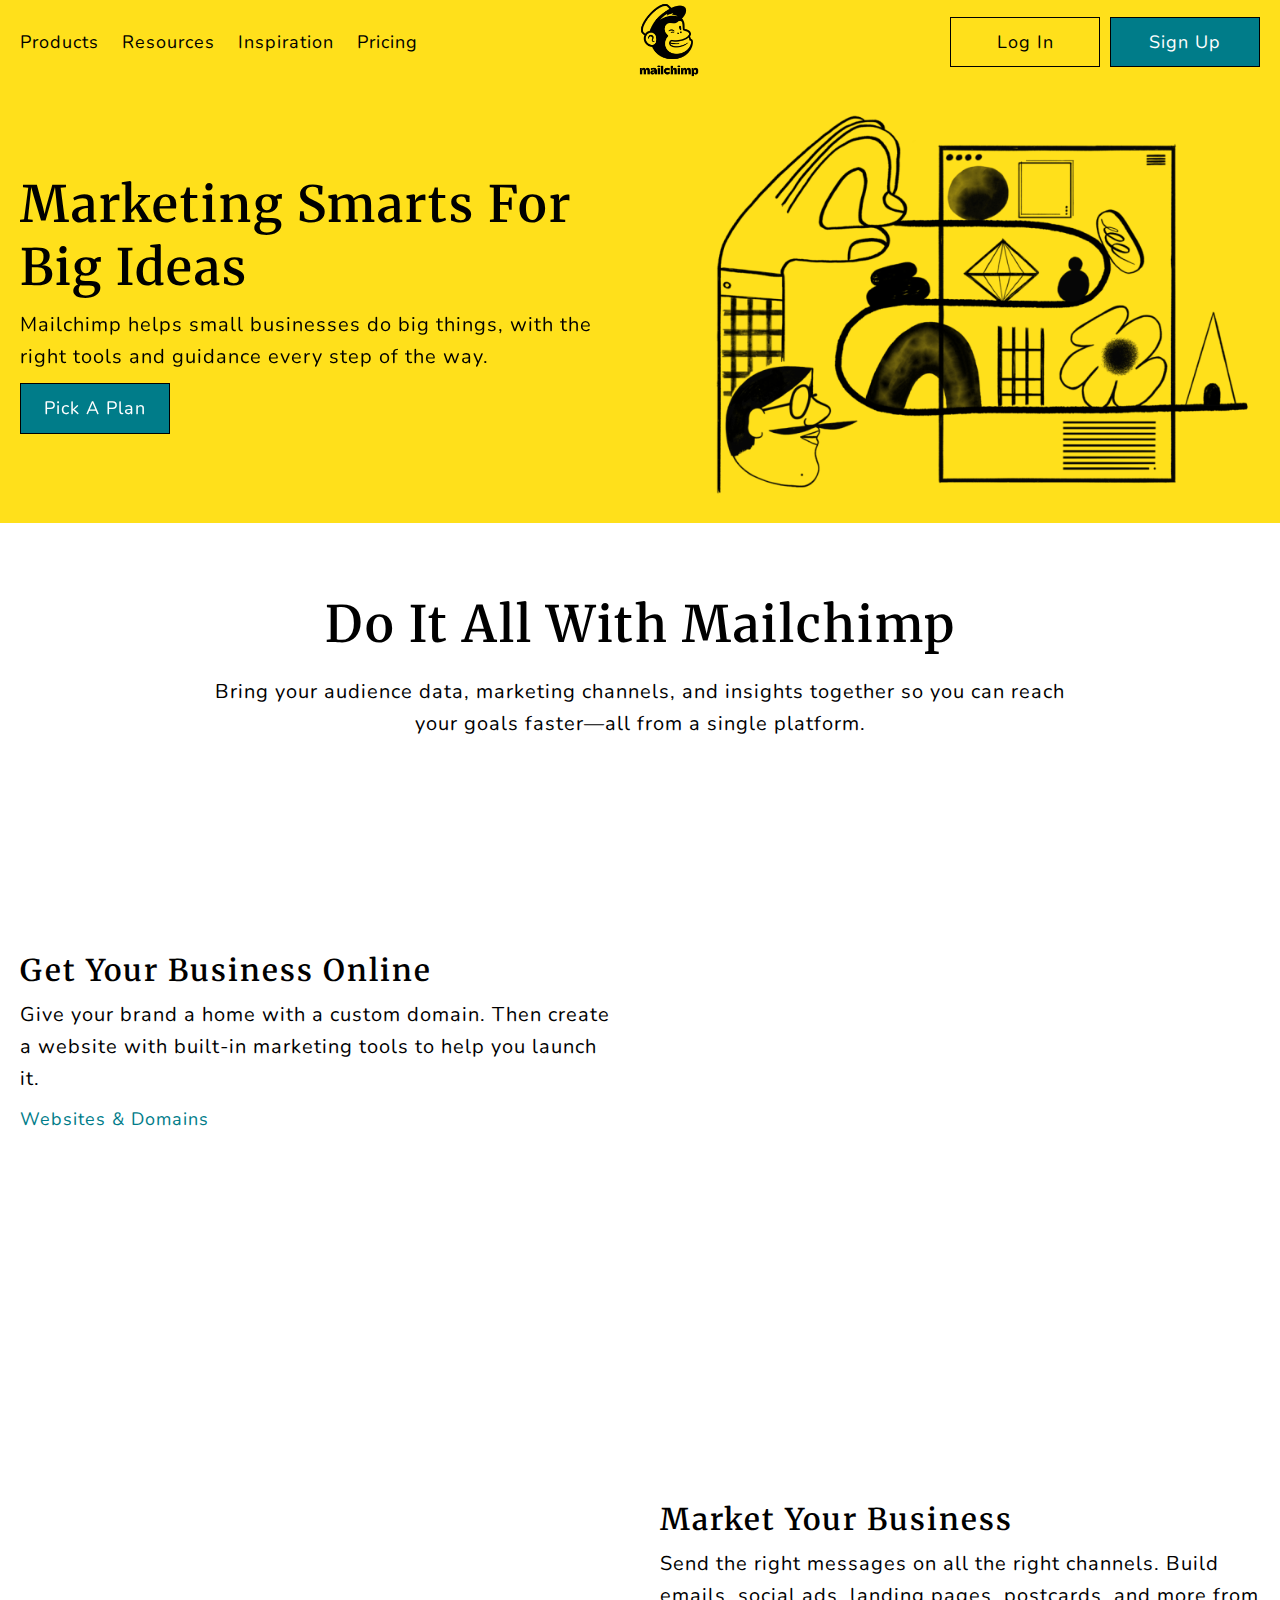
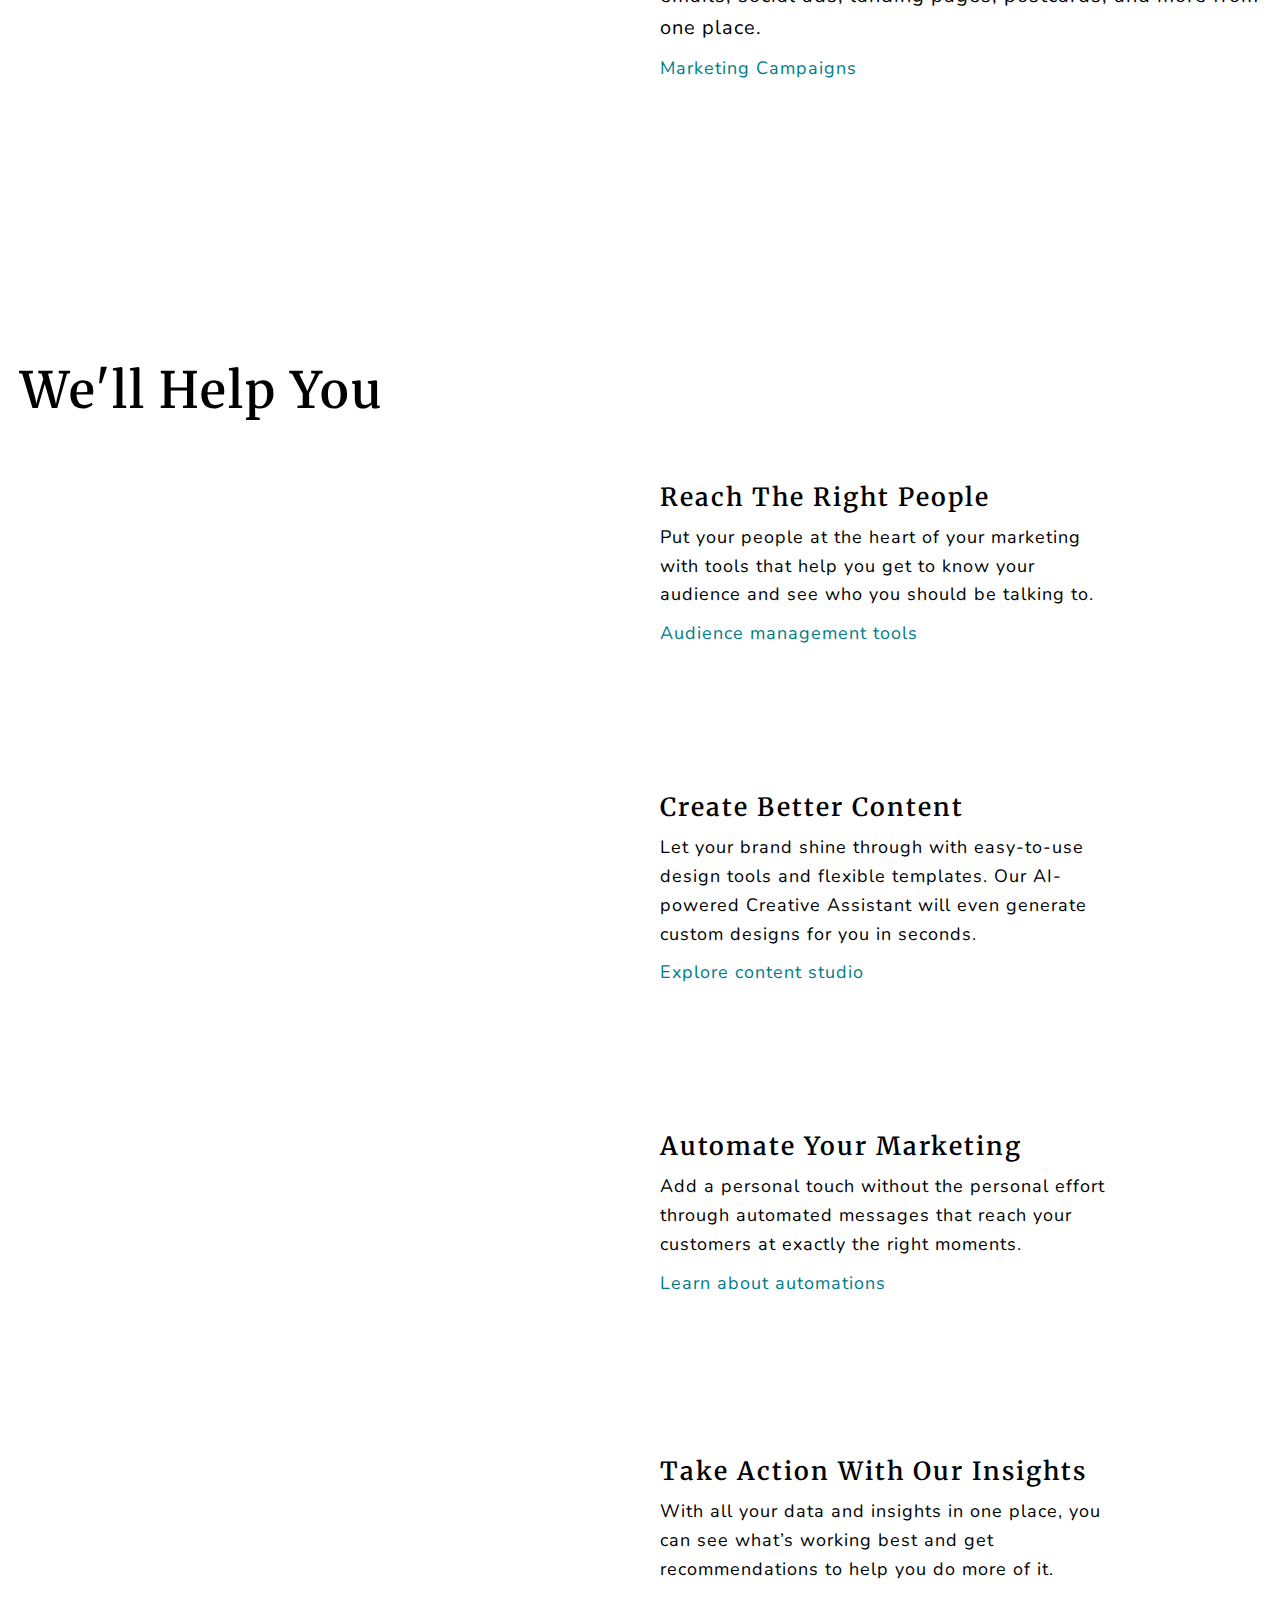
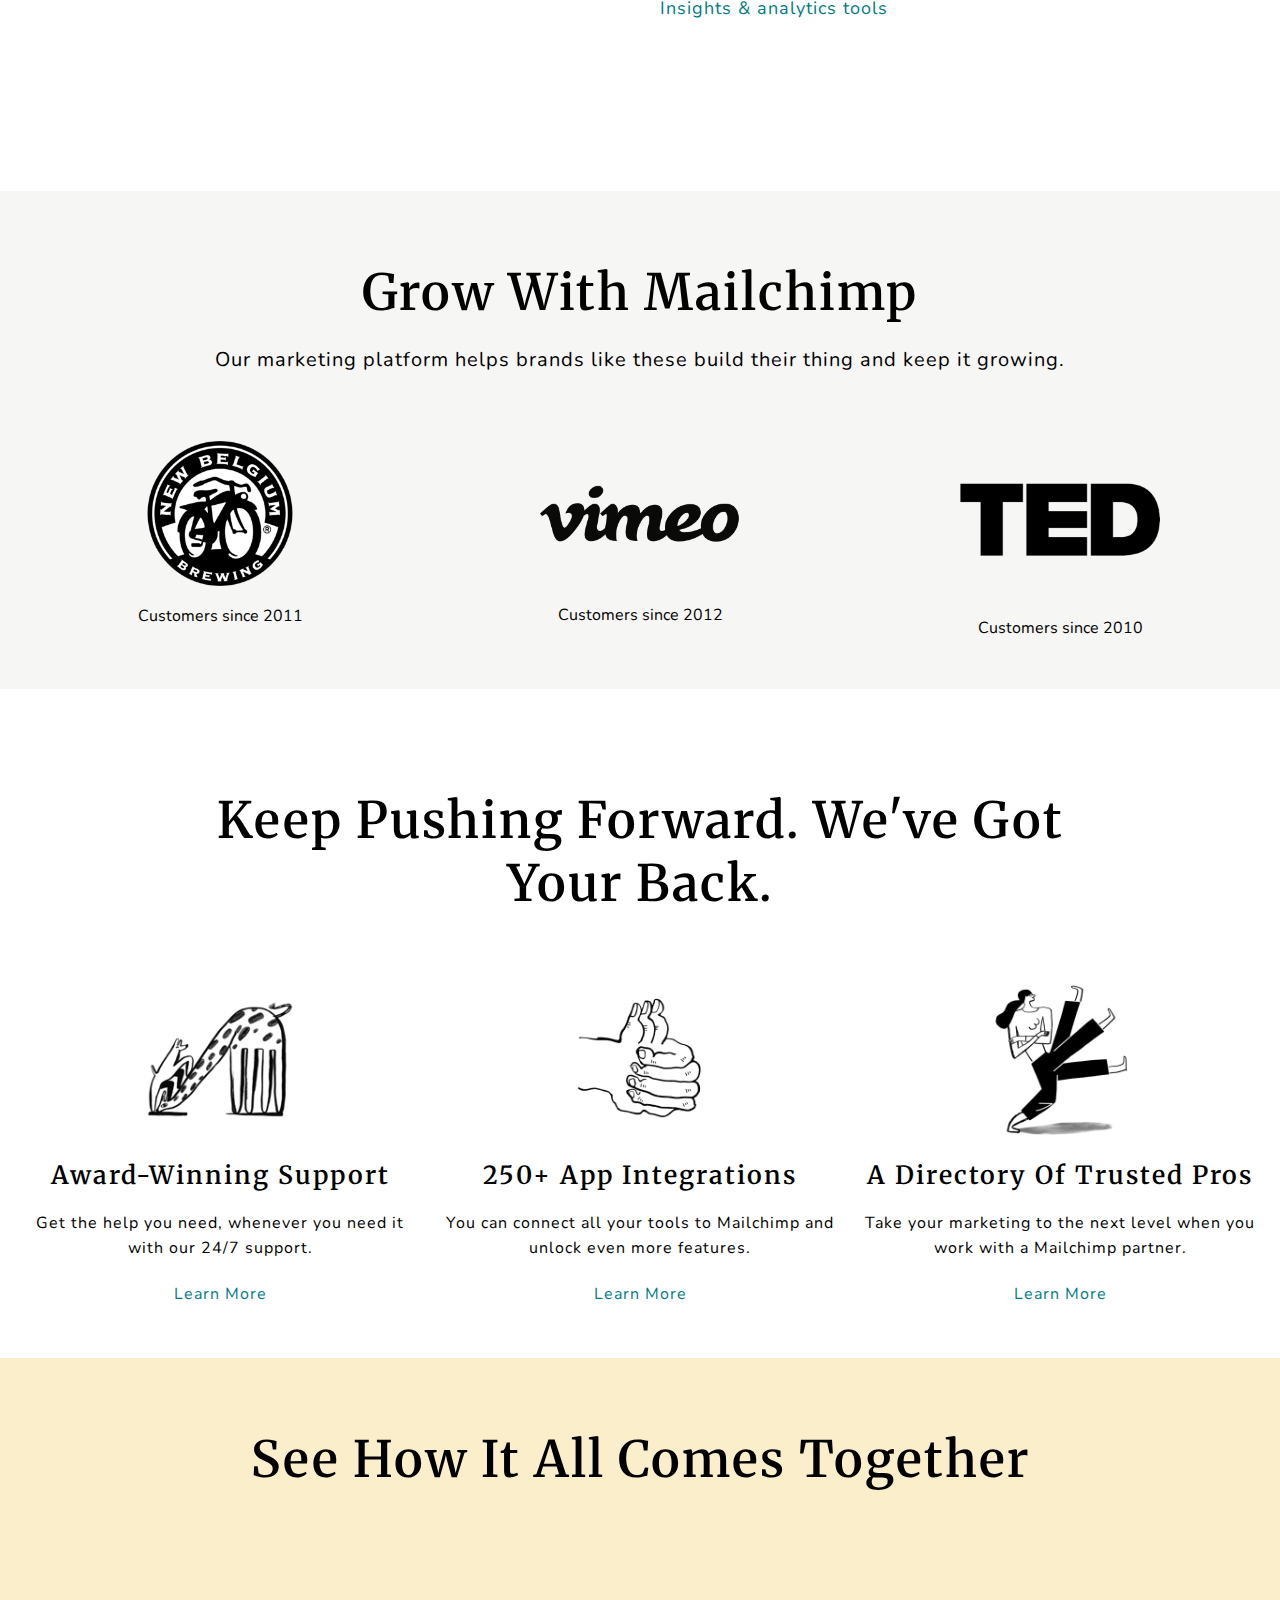
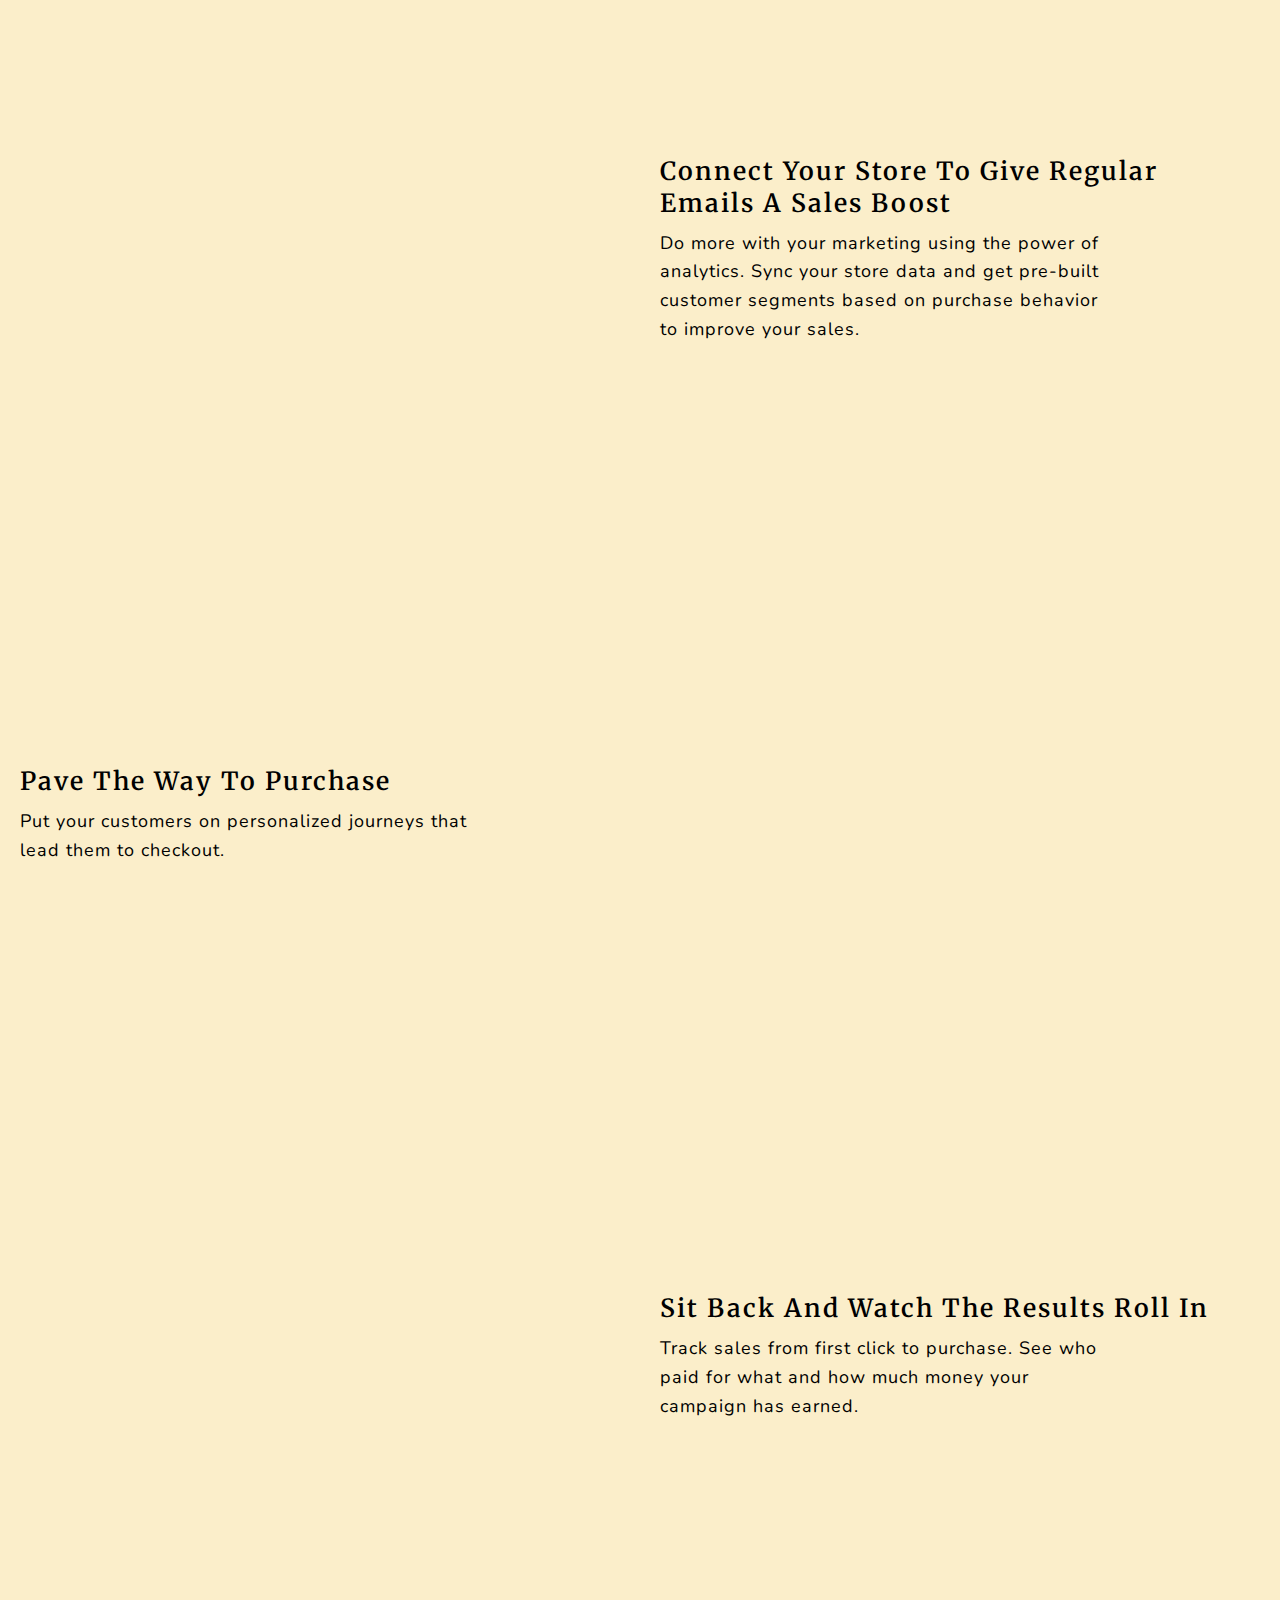
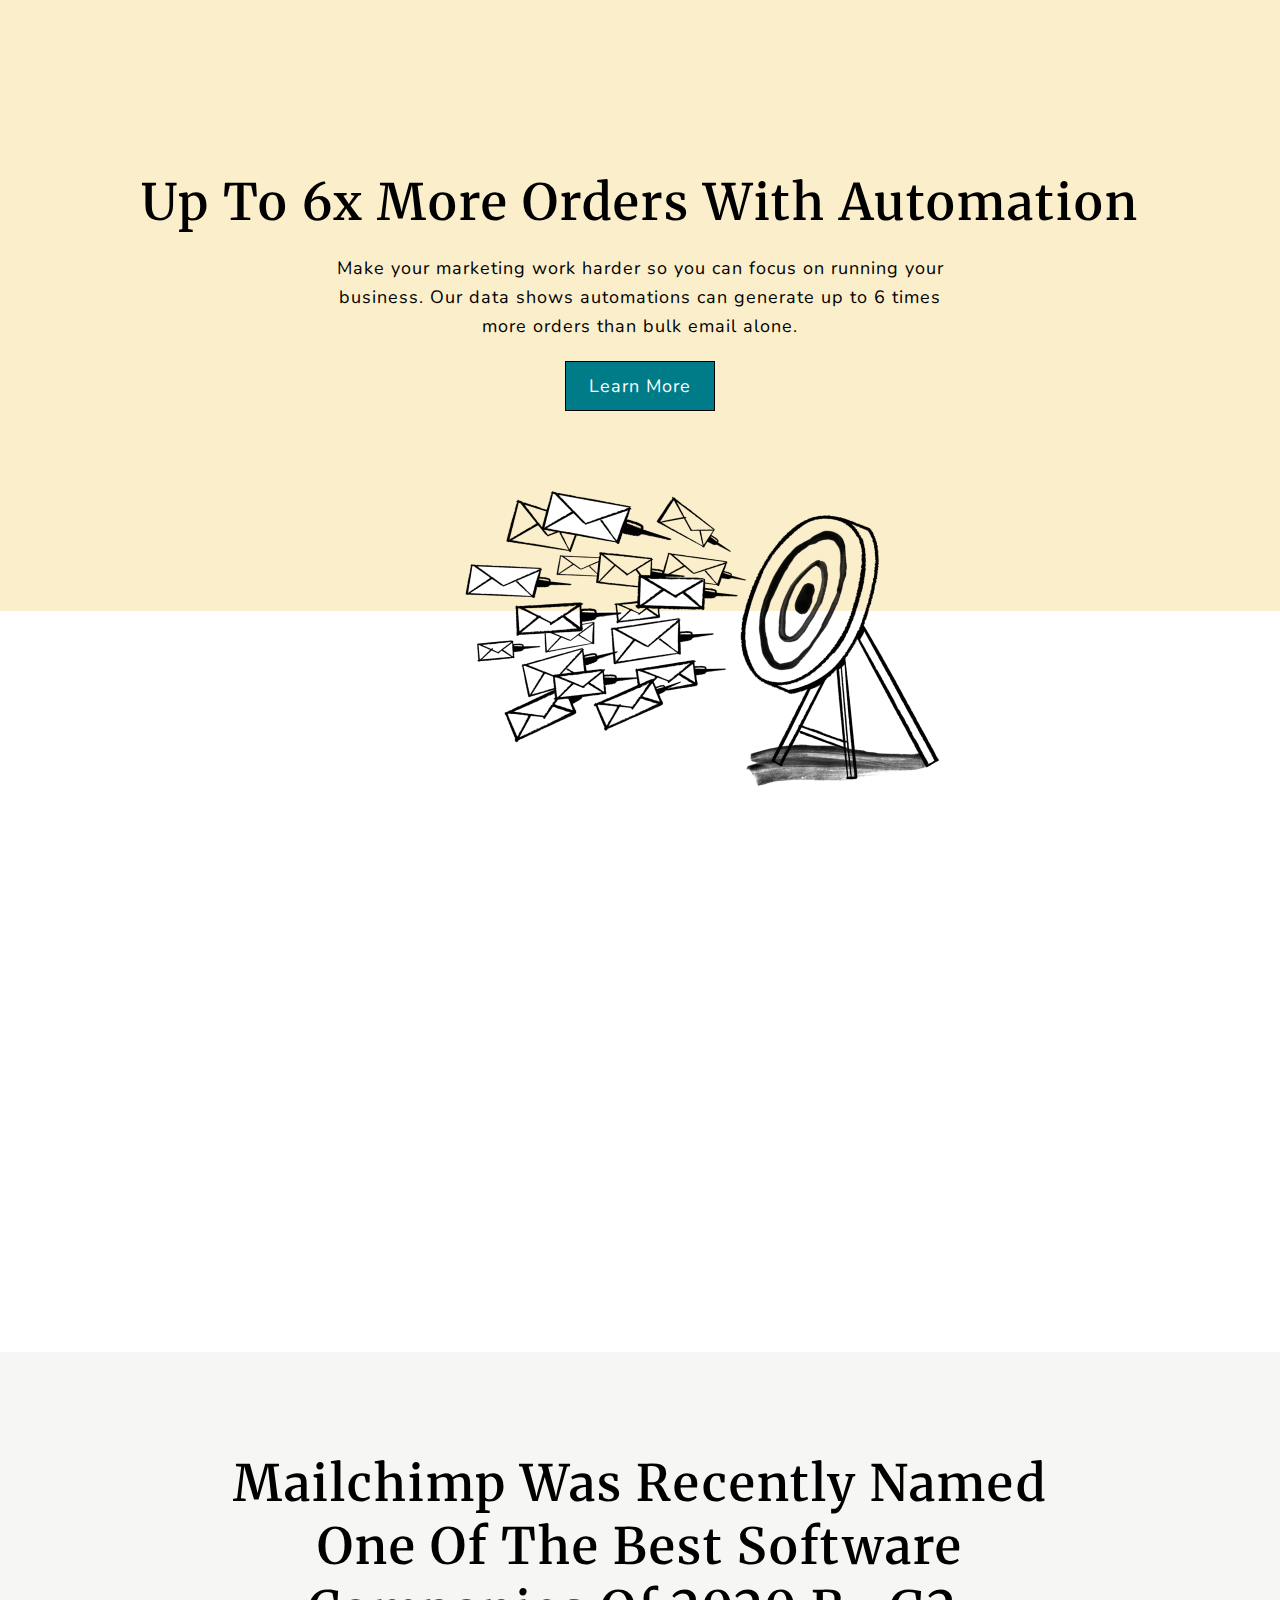
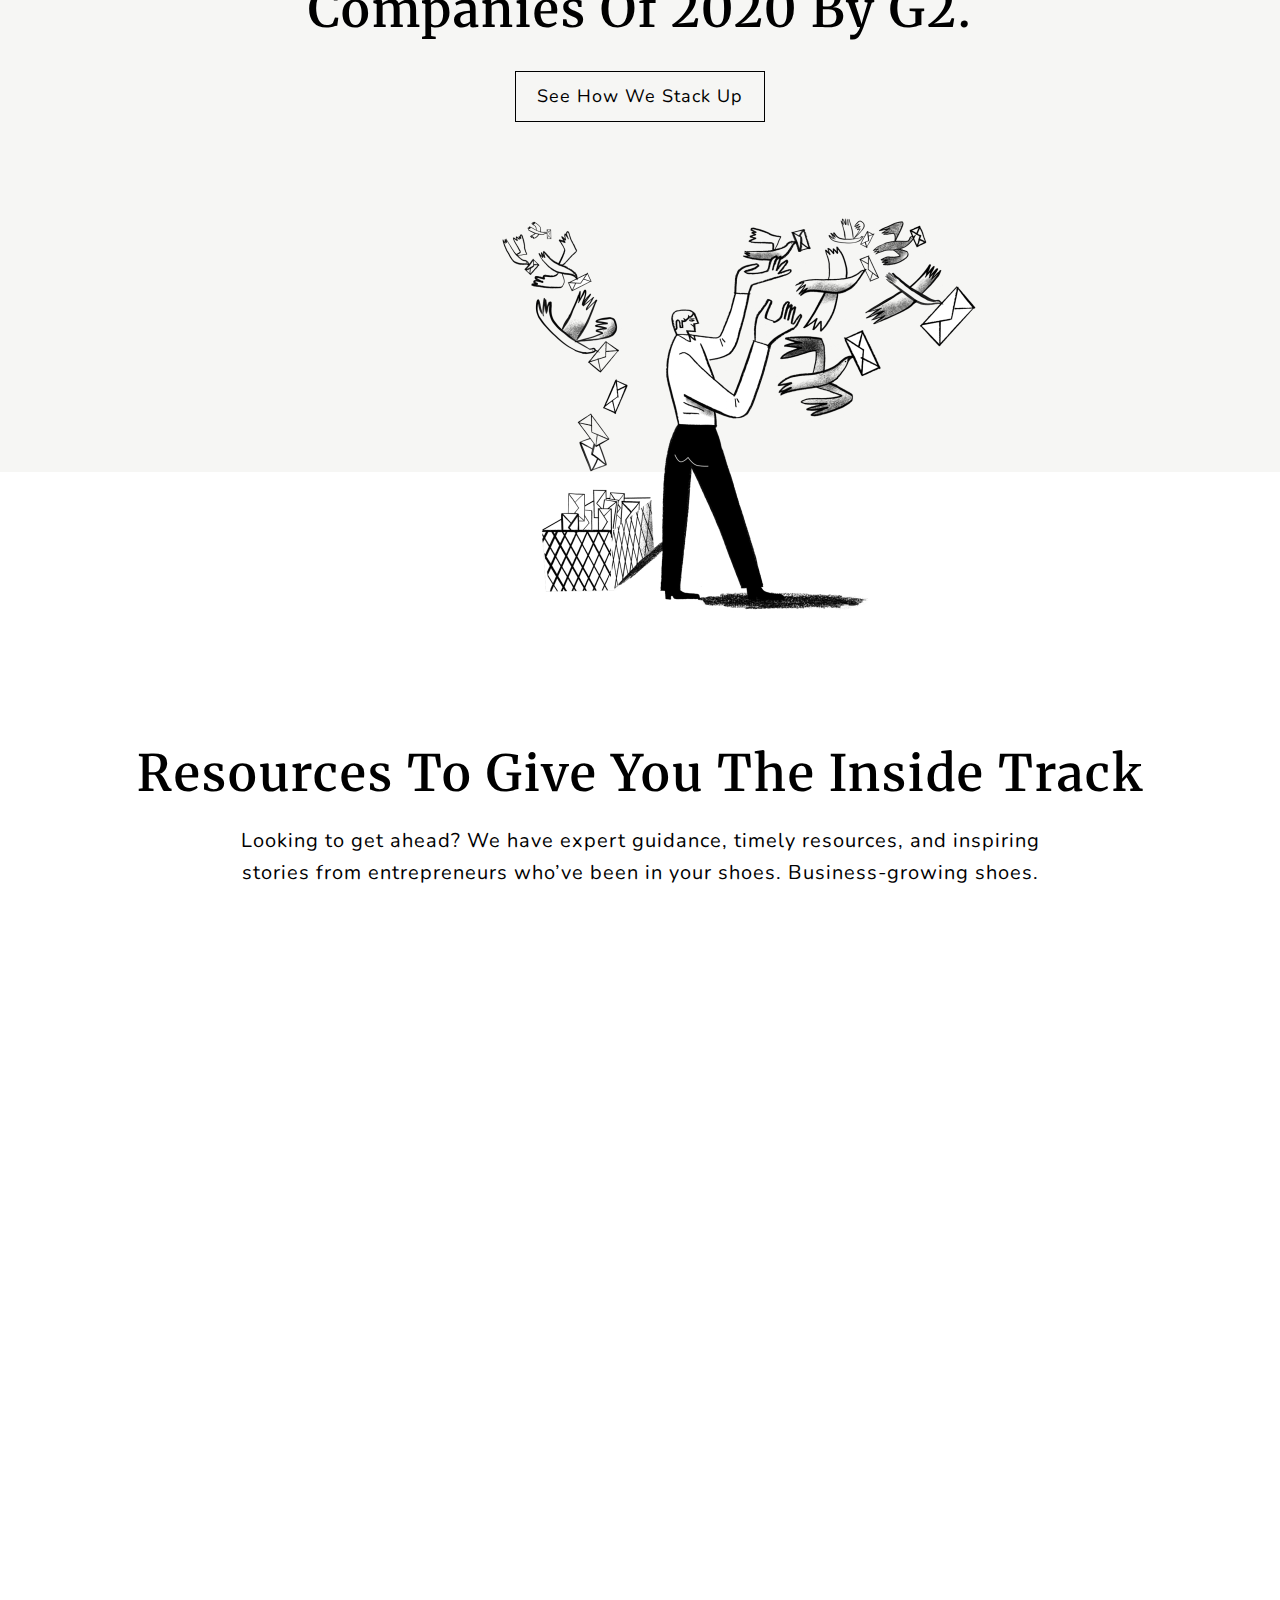
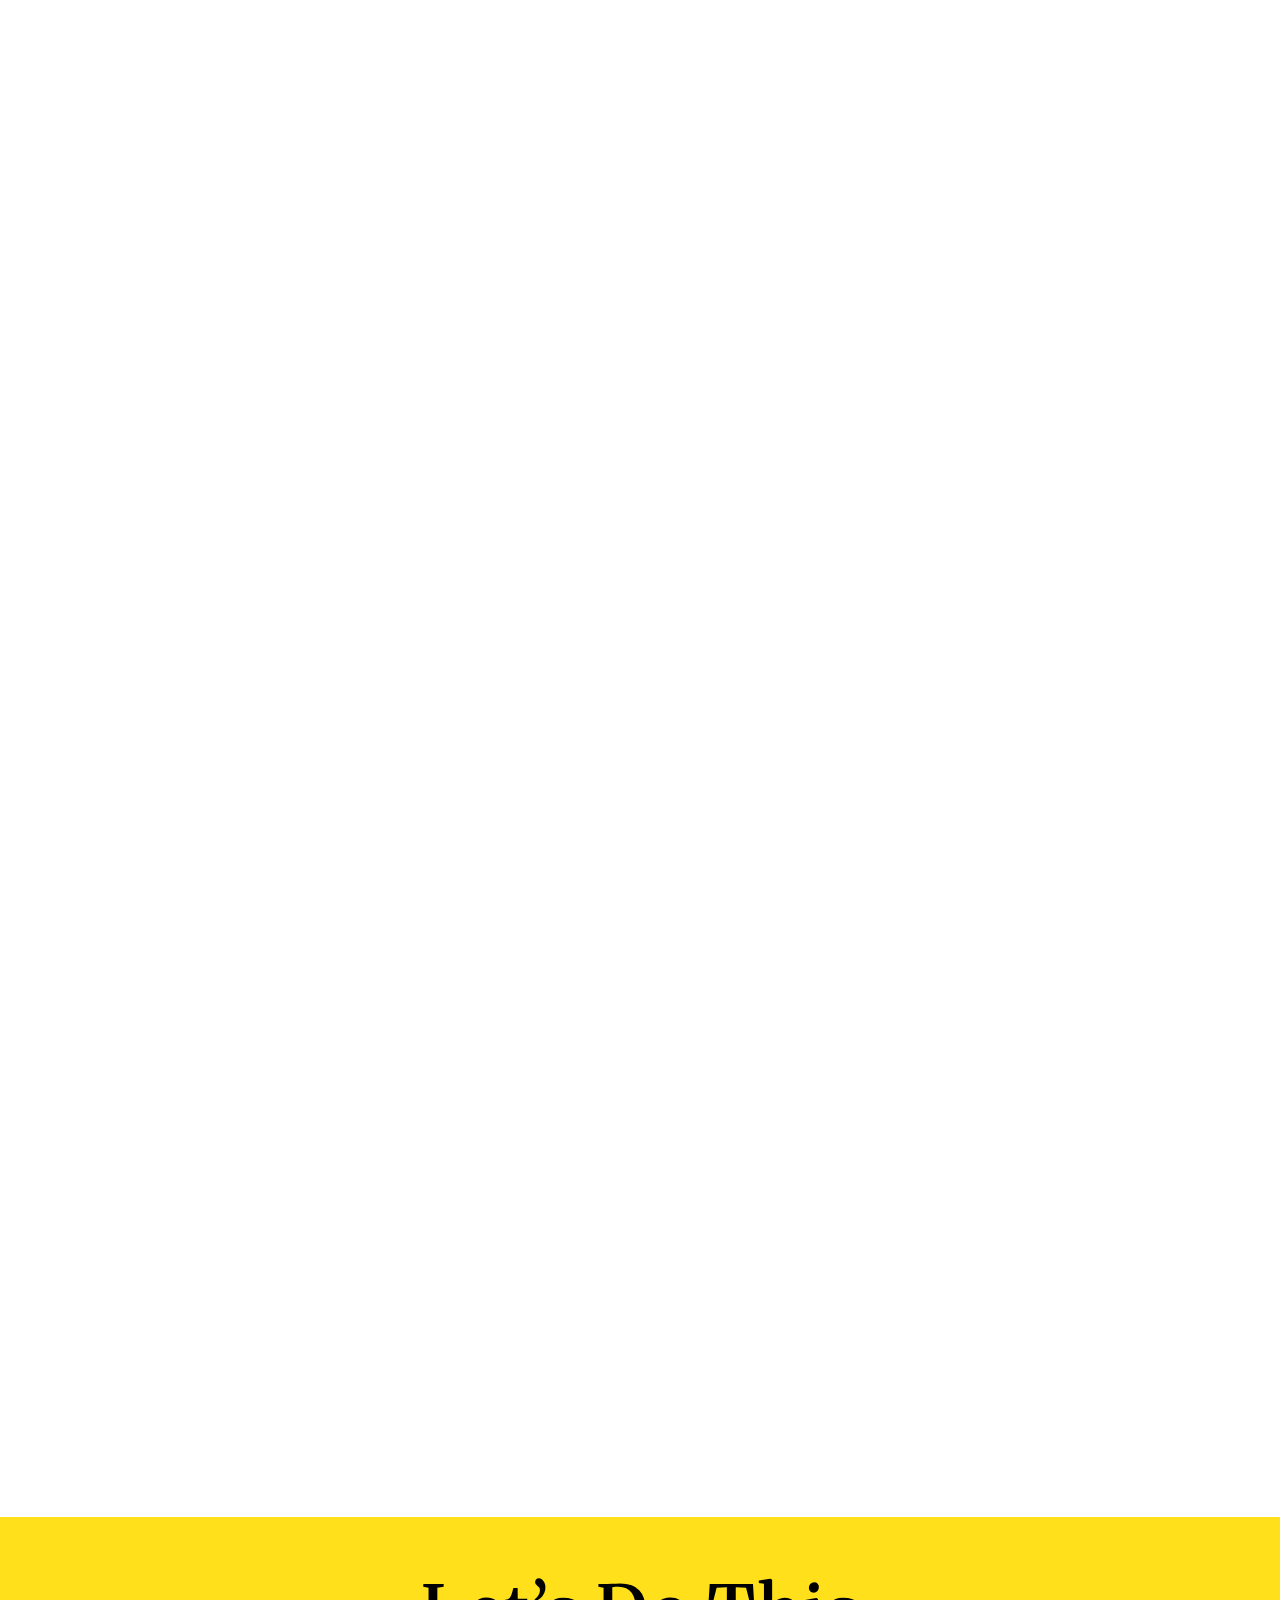
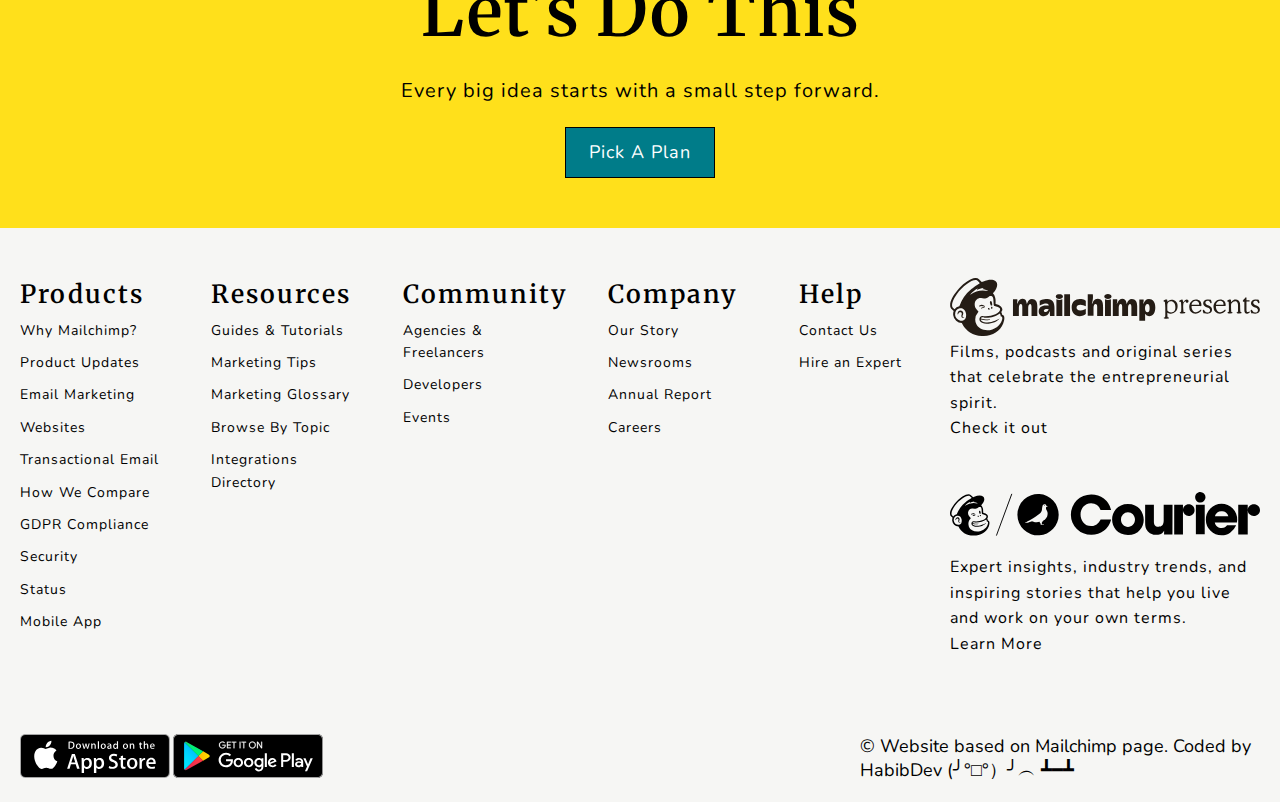
<file: index.html>
<!DOCTYPE html>
<html lang="en">
  <head>
    <meta charset="UTF-8" />
    <meta name="viewport" content="width=device-width, initial-scale=1.0" />
    <link rel="stylesheet" href="https://unpkg.com/aos@next/dist/aos.css" />
    <link
      rel="stylesheet"
      href="https://cdnjs.cloudflare.com/ajax/libs/font-awesome/5.15.1/css/all.min.css"
      integrity="sha512-+4zCK9k+qNFUR5X+cKL9EIR+ZOhtIloNl9GIKS57V1MyNsYpYcUrUeQc9vNfzsWfV28IaLL3i96P9sdNyeRssA=="
      crossorigin="anonymous"
    />
    <link rel="shortcut icon" href="images/favicons/koala.ico" />
    <link rel="stylesheet" href="css/main.min.css" />
    <title>Mailchimp Clone</title>
  </head>
  <body>
    <!-- TODO  login | signup -->
    <div class="wrapper" id="home">
      <!-- HAMBURGER MENU -->
      <div class="menu-navbar">
        <div class="hamburger-menu">
          <div class="line line1"></div>
          <div class="line line2"></div>
          <div class="line line3"></div>
        </div>
        <ul class="nav-list">
          <img src="images/home/drawing3.png" alt="drawing 3" />
          <li class="nav-item">
            <a href="login.html" class="nav-link active">
              Log In
              <i class="fas fa-paper-plane"></i>
            </a>
          </li>
          <li class="nav-item">
            <a href="signup.html" class="nav-link active">
              Sign Up
              <i class="fas fa-sign-in-alt"></i>
            </a>
          </li>
          <li class="nav-item">
            <a href="#!" class="nav-link">
              Products
              <i class="fas fa-box-open"></i>
            </a>
          </li>
          <li class="nav-item">
            <a href="#!" class="nav-link">
              Resources
              <i class="fas fa-poll"></i>
            </a>
          </li>
          <li class="nav-item">
            <a href="#!" class="nav-link">
              Inspiration
              <i class="fas fa-lightbulb"></i>
            </a>
          </li>
          <li class="nav-item">
            <a href="#!" class="nav-link">
              Pricing
              <i class="fas fa-dollar-sign"></i>
            </a>
          </li>
          <img src="images/home/drawing1.png" alt="drawing 1" />
        </ul>
      </div>
      <!-- END OF HAMBURGER MENU -->
      <!-- NAV -->
      <nav class="navigation">
        <div class="navigation-links">
          <a href="#!">Products</a>
          <a href="#!">Resources</a>
          <a href="#!">Inspiration</a>
          <a href="#!">Pricing</a>
        </div>
        <a href="#!" class="navigation-logo">
          <img src="images/home/logo.webp" alt="mailchimp logo" />
        </a>
        <div class="navigation-right">
          <a href="#!">
            <i class="fas fa-search"></i>
          </a>
          <a href="login.html" class="btn btn-trans">Log In</a>
          <a href="signup.html" class="btn">Sign Up</a>
        </div>
      </nav>
      <!-- END OF NAV -->
      <!-- HERO -->
      <header class="hero">
        <div class="hero-content">
          <div class="hero-content-left" data-aos="fade-down">
            <h1>Marketing smarts for big ideas</h1>
            <p>
              Mailchimp helps small businesses do big things, with the right
              tools and guidance every step of the way.
            </p>
            <button class="btn">Pick A Plan</button>
          </div>
          <div class="hero-content-right">
            <img src="images/home/drawing6.png" alt="illustration" />
          </div>
        </div>
      </header>
      <!-- END OF HERO -->
      <!-- BACK TO TOP BUTTON -->
      <a href="#home" class="goToTopBtn">
        <i class="far fa-caret-square-up"></i>
      </a>
      <!-- END OF BACK TO TOP BUTTON -->
      <main>
        <!-- ABOUT -->
        <section class="about">
          <div class="section-heading">
            <h2>Do it all with Mailchimp</h2>
            <p>
              Bring your audience data, marketing channels, and insights
              together so you can reach your goals faster—all from a single
              platform.
            </p>
          </div>
          <div class="about-content">
            <div class="about-content-info">
              <h3>Get your business online</h3>
              <p>
                Give your brand a home with a custom domain. Then create a
                website with built-in marketing tools to help you launch it.
              </p>
              <a href="#!"
                >Websites & Domains
                <i class="fas fa-arrow-right"></i>
              </a>
            </div>
            <div class="about-content-img" data-aos="fade-up">
              <img src="images/home/sectionimg1.png" alt="about image 1" />
            </div>
          </div>
          <div class="about-content">
            <div class="about-content-img" data-aos="fade-up">
              <img src="images/home/sectionimg2.png" alt="about image 2" />
            </div>
            <div class="about-content-info">
              <h3>Market your business</h3>
              <p>
                Send the right messages on all the right channels. Build emails,
                social ads, landing pages, postcards, and more from one place.
              </p>
              <a href="#!"
                >Marketing Campaigns
                <i class="fas fa-arrow-right"></i>
              </a>
            </div>
          </div>
        </section>
        <!-- END OF ABOUT -->
        <!-- FEATURES -->
        <section class="features">
          <h2>We'll help you</h2>
          <div class="feature-content">
            <div class="feature-img" data-aos="fade-up">
              <img src="images/home/sectionimg3.jpg" alt="feature 1" />
            </div>
            <div class="feature-info">
              <h3>Reach the right people</h3>
              <p>
                Put your people at the heart of your marketing with tools that
                help you get to know your audience and see who you should be
                talking to.
              </p>
              <a href="#!">Audience management tools</a>
            </div>
          </div>
          <div class="feature-content">
            <div class="feature-img" data-aos="fade-up">
              <img src="images/home/sectionimg4.jpg" alt="feature 2" />
            </div>
            <div class="feature-info">
              <h3>Create better content</h3>
              <p>
                Let your brand shine through with easy-to-use design tools and
                flexible templates. Our AI-powered Creative Assistant will even
                generate custom designs for you in seconds.
              </p>
              <a href="#!">Explore content studio</a>
            </div>
          </div>
          <div class="feature-content">
            <div class="feature-img" data-aos="fade-up">
              <img src="images/home/sectionimg5.jpg" alt="feature 3" />
            </div>
            <div class="feature-info">
              <h3>Automate your marketing</h3>
              <p>
                Add a personal touch without the personal effort through
                automated messages that reach your customers at exactly the
                right moments.
              </p>
              <a href="#!">Learn about automations</a>
            </div>
          </div>
          <div class="feature-content">
            <div class="feature-img" data-aos="fade-up">
              <img src="images/home/sectionimg6.jpg" alt="feature 4" />
            </div>
            <div class="feature-info">
              <h3>Take action with our insights</h3>
              <p>
                With all your data and insights in one place, you can see what’s
                working best and get recommendations to help you do more of it.
              </p>
              <a href="#!">Insights & analytics tools</a>
            </div>
          </div>
        </section>
        <!-- END OF FEATURES -->
        <!-- COMPANIES -->
        <section class="companies">
          <div class="section-heading">
            <h2>Grow with Mailchimp</h2>
            <p>
              Our marketing platform helps brands like these build their thing
              and keep it growing.
            </p>
          </div>
          <div class="company-logos">
            <div class="company">
              <img src="images/home/company1.png" alt="company 1" />
              <p>Customers since 2011</p>
            </div>
            <div class="company">
              <img src="images/home/company2.png" alt="company 2" />
              <p>Customers since 2012</p>
            </div>
            <div class="company">
              <img src="images/home/company3.png" alt="company 3" />
              <p>Customers since 2010</p>
            </div>
          </div>
        </section>
        <!-- END OF COMPANIES -->
        <!-- DRAWINGS -->
        <section class="drawings">
          <div class="section-heading">
            <h2>Keep pushing forward. We've got your back.</h2>
          </div>
          <div class="drawings-content">
            <div class="drawing">
              <img src="images/home/drawing1.png" alt="drawing 1" />
              <h3>Award-winning support</h3>
              <p>
                Get the help you need, whenever you need it with our 24/7
                support.
              </p>
              <a href="#!">Learn More</a>
            </div>
            <div class="drawing">
              <img src="images/home/drawing2.png" alt="drawing 2" />
              <h3>250+ app integrations</h3>
              <p>
                You can connect all your tools to Mailchimp and unlock even more
                features.
              </p>
              <a href="#!">Learn More</a>
            </div>
            <div class="drawing">
              <img src="images/home/drawing3.png" alt="drawing 3" />
              <h3>A directory of trusted pros</h3>
              <p>
                Take your marketing to the next level when you work with a
                Mailchimp partner.
              </p>
              <a href="#!">Learn More</a>
            </div>
          </div>
        </section>
        <!-- END OF DRAWINGS -->
        <!-- CAMPAIGN -->
        <section class="campaign">
          <div class="section-heading">
            <h2>See how it all comes together</h2>
          </div>
          <div class="campaign-content">
            <div class="campaign-img" data-aos="fade-down">
              <img src="images/home/campaign1.png" alt="campaign img 1" />
            </div>
            <div class="campaign-info">
              <h3>Connect your store to give regular emails a sales boost</h3>
              <p>
                Do more with your marketing using the power of analytics. Sync
                your store data and get pre-built customer segments based on
                purchase behavior to improve your sales.
              </p>
            </div>
          </div>
          <div class="campaign-content">
            <div class="campaign-info">
              <h3>Pave the way to purchase</h3>
              <p>
                Put your customers on personalized journeys that lead them to
                checkout.
              </p>
            </div>
            <div class="campaign-img" data-aos="fade-up">
              <img src="images/home/campaign2.png" alt="campaign img 2" />
            </div>
          </div>
          <div class="campaign-content">
            <div class="campaign-img" data-aos="fade-down">
              <img src="images/home/campaign3.png" alt="campaign img 3" />
            </div>
            <div class="campaign-info">
              <h3>Sit back and watch the results roll in</h3>
              <p>
                Track sales from first click to purchase. See who paid for what
                and how much money your campaign has earned.
              </p>
            </div>
          </div>
          <div class="campaign-bottom">
            <h2>Up to 6x more orders with automation</h2>
            <p>
              Make your marketing work harder so you can focus on running your
              business. Our data shows automations can generate up to 6 times
              more orders than bulk email alone.
            </p>
            <button class="btn">Learn More</button>
          </div>
          <div class="overflow-image">
            <img src="images/home/drawing4.png" alt="drawing 4" />
          </div>
        </section>
        <!-- END OF CAMPAIGN -->
        <!-- QUOTE -->
        <section class="quote">
          <div class="quote-info" data-aos="fade-right">
            <img
              src="images/home/quotelogo.png"
              alt="customer company's logo"
            />
            <p>
              <span>"</span>Since using Mailchimp, I feel so much more confident
              in managing all our marketing. Like I got this.<span>"</span>
            </p>
            <small
              >- Marissa Axell, co-founder of 17th Street Athletic Club</small
            >
            <div class="quote-stats">
              <div class="stat">
                <h4>37%</h4>
                <p>lift on online bookings</p>
              </div>
              <div class="stat">
                <h4>250%</h4>
                <p>increase in email sign ups</p>
              </div>
            </div>
            <small>Results not typical</small>
          </div>
          <div class="quote-img" data-aos="fade-left">
            <img src="images/home/quoteimg.jpg" alt="happy customers" />
          </div>
        </section>
        <!-- END OF QUOTE -->
        <!-- G2 AWARD -->
        <section class="award">
          <div class="award-info">
            <h2>
              Mailchimp was recently named one of the Best Software Companies of
              2020 by G2.
            </h2>
            <button class="btn-trans">See How We Stack Up</button>
          </div>
          <div class="award-img">
            <img src="images/home/drawing5.png" alt="drawing 4" />
          </div>
        </section>
        <!-- END OF G2 AWARD -->
        <!-- ARTICLES -->
        <section class="articles">
          <div class="section-heading">
            <h2>Resources to give you the inside track</h2>
            <p>
              Looking to get ahead? We have expert guidance, timely resources,
              and inspiring stories from entrepreneurs who’ve been in your
              shoes. Business-growing shoes.
            </p>
          </div>
          <div class="articles-grid-container-1">
            <article class="article-1" data-aos="fade-down">
              <small>DIRECTORY</small>
              <h4>Buy Local With Our Business Directory</h4>
              <p>
                It’s easier than ever to support small businesses in your
                community during the holidays. Just search your zip code in our
                directory, which has more than 1,200 companies to choose from.
              </p>
              <button class="btn">Shop Small</button>
            </article>
            <article class="article-2" data-aos="fade-up">
              <img src="images/home/gridimg1.jpg" alt="grid image 1" />
              <small>SERIES</small>
              <h4>Second Act is Back</h4>
              <p>
                Co-produced with VICE, our original series is back with new
                episodes featuring people who left their day jobs for their
                dream careers.
              </p>
              <a href="#!">Watch Now</a>
            </article>
          </div>
          <div class="articles-grid-container-2">
            <article class="article-3" data-aos="fade-down">
              <small>BRIEFING</small>
              <h4>How to be smarter with your time</h4>
              <button class="btn-trans">Learn More</button>
            </article>
            <article class="article-4" data-aos="fade-up">
              <img src="images/home/gridimg2.jpg" alt="grid img 2" />
              <small>RESOURCES</small>
              <h4>
                Reach People at the Right Moment with Customer Journey Builder
              </h4>
              <p>
                Use personalized, relevant messaging to move your customers
                along flexible paths to purchase. Our automations can help.
              </p>
              <button class="btn-trans">Learn More</button>
            </article>
          </div>
        </section>
        <!-- END OF ARTICLES -->
        <!-- BANNER SECTION -->
        <section class="banner">
          <div class="banner-content">
            <h3>Let’s do this</h3>
            <p>Every big idea starts with a small step forward.</p>
            <button class="btn">Pick A Plan</button>
          </div>
        </section>
        <!-- END OF BANNER SECTION -->
      </main>
      <!-- FOOTER -->
      <footer class="footer">
        <div class="footer-top">
          <div class="footer-top-links">
            <div class="col">
              <h4>Products</h4>
              <ul>
                <li><a href="#!">Why Mailchimp?</a></li>
                <li><a href="#!">Product Updates</a></li>
                <li><a href="#!">Email Marketing</a></li>
                <li><a href="#!">Websites</a></li>
                <li><a href="#!">Transactional Email</a></li>
                <li><a href="#!">How We Compare</a></li>
                <li><a href="#!">GDPR Compliance</a></li>
                <li><a href="#!">Security</a></li>
                <li><a href="#!">Status</a></li>
                <li><a href="#!">Mobile App</a></li>
              </ul>
            </div>
            <div class="col">
              <h4>Resources</h4>
              <ul>
                <li><a href="#!">Guides & Tutorials</a></li>
                <li><a href="#!">Marketing Tips</a></li>
                <li><a href="#!">Marketing Glossary</a></li>
                <li><a href="#!">Browse By Topic</a></li>
                <li><a href="#!">Integrations Directory</a></li>
              </ul>
            </div>
            <div class="col">
              <h4>Community</h4>
              <ul>
                <li><a href="#!">Agencies & Freelancers</a></li>
                <li><a href="#!">Developers</a></li>
                <li><a href="#!">Events</a></li>
              </ul>
            </div>
            <div class="col">
              <h4>Company</h4>
              <ul>
                <li><a href="#!">Our Story</a></li>
                <li><a href="#!">Newsrooms</a></li>
                <li><a href="#!">Annual Report</a></li>
                <li><a href="#!">Careers</a></li>
              </ul>
            </div>
            <div class="col">
              <h4>Help</h4>
              <ul>
                <li><a href="#!">Contact Us</a></li>
                <li><a href="#!">Hire an Expert</a></li>
              </ul>
            </div>
          </div>
          <div class="footer-top-right">
            <div class="right-col">
              <img src="images/home/footerlogo1.svg" alt="footer logo 1" />
              <p>
                Films, podcasts and original series that celebrate the
                entrepreneurial spirit.
              </p>
              <a href="#!"
                >Check it out
                <i class="fas fa-arrow-right"></i>
              </a>
            </div>
            <div class="right-col">
              <img src="images/home/footerlogo2.svg" alt="footer logo 1" />
              <p>
                Expert insights, industry trends, and inspiring stories that
                help you live and work on your own terms.
              </p>
              <a href="#!"
                >Learn More
                <i class="fas fa-arrow-right"></i>
              </a>
            </div>
          </div>
        </div>
        <div class="footer-bottom">
          <div class="app-stores">
            <a href="#!">
              <img src="images/home/icon-ios.svg" alt="ios app store icon" />
            </a>
            <a href="#!">
              <img
                src="images/home/icon-android.svg"
                alt="android app store icon"
              />
            </a>
          </div>
          <div class="social-links">
            <a href="#!">
              <i class="fab fa-facebook-f"></i>
            </a>
            <a href="#!">
              <i class="fab fa-twitter"></i>
            </a>
            <a href="#!">
              <i class="fab fa-linkedin-in"></i>
            </a>
            <a href="#!">
              <i class="fab fa-instagram"></i>
            </a>
            <a href="#!">
              <i class="fab fa-youtube"></i>
            </a>
            <a href="#!">
              <i class="fab fa-pinterest-p"></i>
            </a>
          </div>
          <div class="copyright">
            <p>
              &copy; Website based on Mailchimp page. Coded by HabibDev
              (╯°□°）╯︵ ┻━┻
            </p>
          </div>
        </div>
      </footer>
      <!-- END OF FOOTER -->
    </div>
    <script src="js/app.js"></script>
    <script src="https://unpkg.com/aos@next/dist/aos.js"></script>
    <script>
      AOS.init({ offset: 400, duration: 1000 });
    </script>
  </body>
</html>
</file>
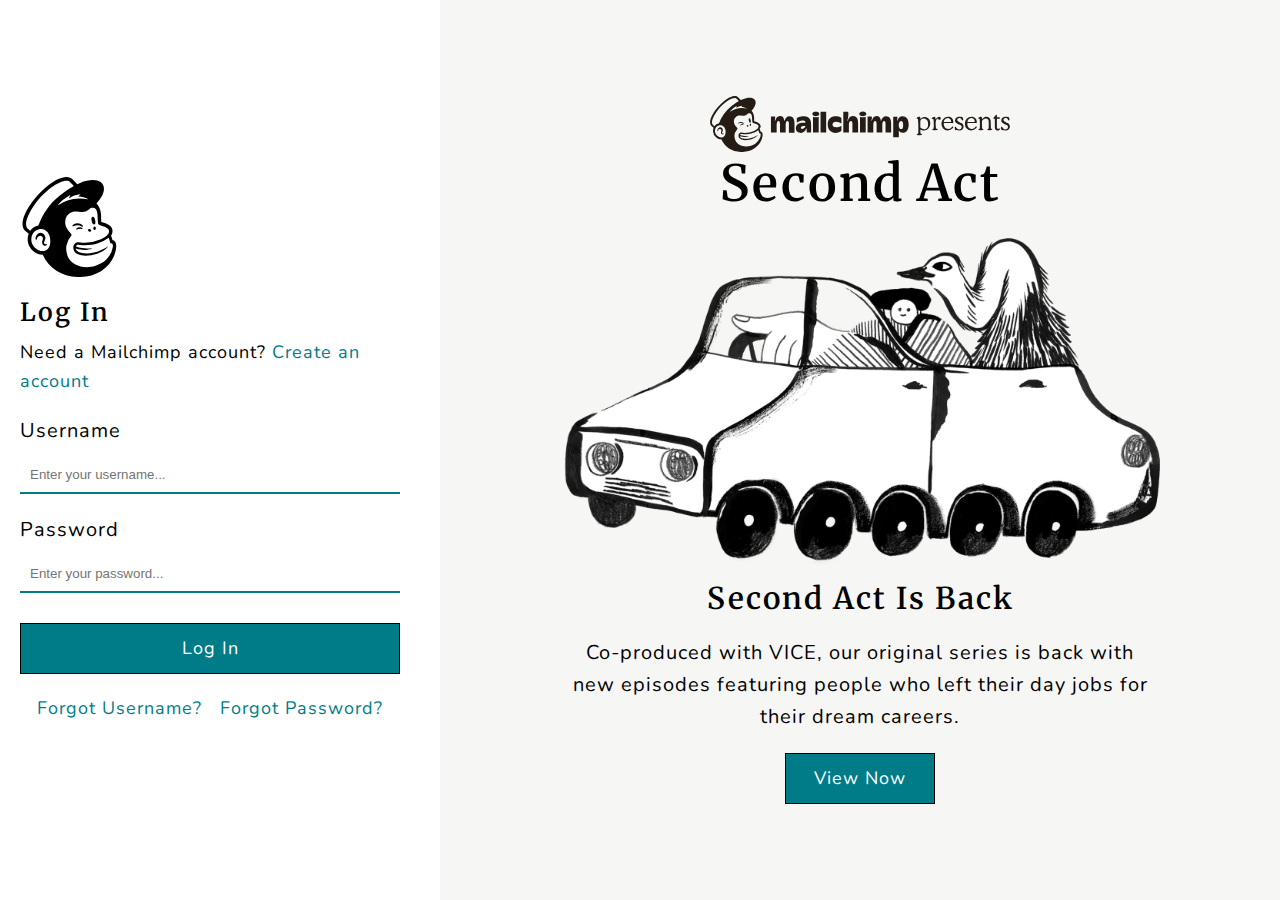
<file: login.html>
<!DOCTYPE html>
<html lang="en">
  <head>
    <meta charset="UTF-8" />
    <meta name="viewport" content="width=device-width, initial-scale=1.0" />
    <link
      rel="stylesheet"
      href="https://cdnjs.cloudflare.com/ajax/libs/font-awesome/5.15.1/css/all.min.css"
      integrity="sha512-+4zCK9k+qNFUR5X+cKL9EIR+ZOhtIloNl9GIKS57V1MyNsYpYcUrUeQc9vNfzsWfV28IaLL3i96P9sdNyeRssA=="
      crossorigin="anonymous"
    />
    <link rel="shortcut icon" href="images/favicons/koala.ico" />
    <link rel="stylesheet" href="css/main.min.css" />
    <title>Login | Mailchimp Clone</title>
  </head>
  <body>
    <div class="login-container">
      <div class="login-form">
        <div class="login-form-content">
          <a href="index.html" class="login-form-img-container">
            <img src="images/home/mailchimpLogo.svg" alt="mailchimp logo" />
          </a>
          <h2>Log In</h2>
          <p>
            Need a Mailchimp account?
            <a href="signup.html">Create an account</a>
          </p>
          <form>
            <label for="username">Username</label>
            <input
              type="text"
              class="form-input"
              placeholder="Enter your username..."
              name="username"
            />
            <label for="password">Password</label>
            <input
              type="password"
              class="form-input"
              placeholder="Enter your password..."
              name="password"
            />
            <button class="btn">Log In</button>
          </form>
          <div class="login-links">
            <a href="#!">Forgot Username?</a>
            <a href="#!">Forgot Password?</a>
          </div>
        </div>
      </div>
      <div class="login-info">
        <img src="images/home/footerlogo1.svg" alt="mailchimp presents logo" />
        <h2>Second Act</h2>
        <div class="login-img-container">
          <img src="images/home/drawing7.png" alt="login img" />
        </div>
        <h4>Second Act is back</h4>
        <p>
          Co-produced with VICE, our original series is back with new episodes
          featuring people who left their day jobs for their dream careers.
        </p>
        <button class="btn">View Now</button>
      </div>
    </div>
  </body>
</html>
</file>
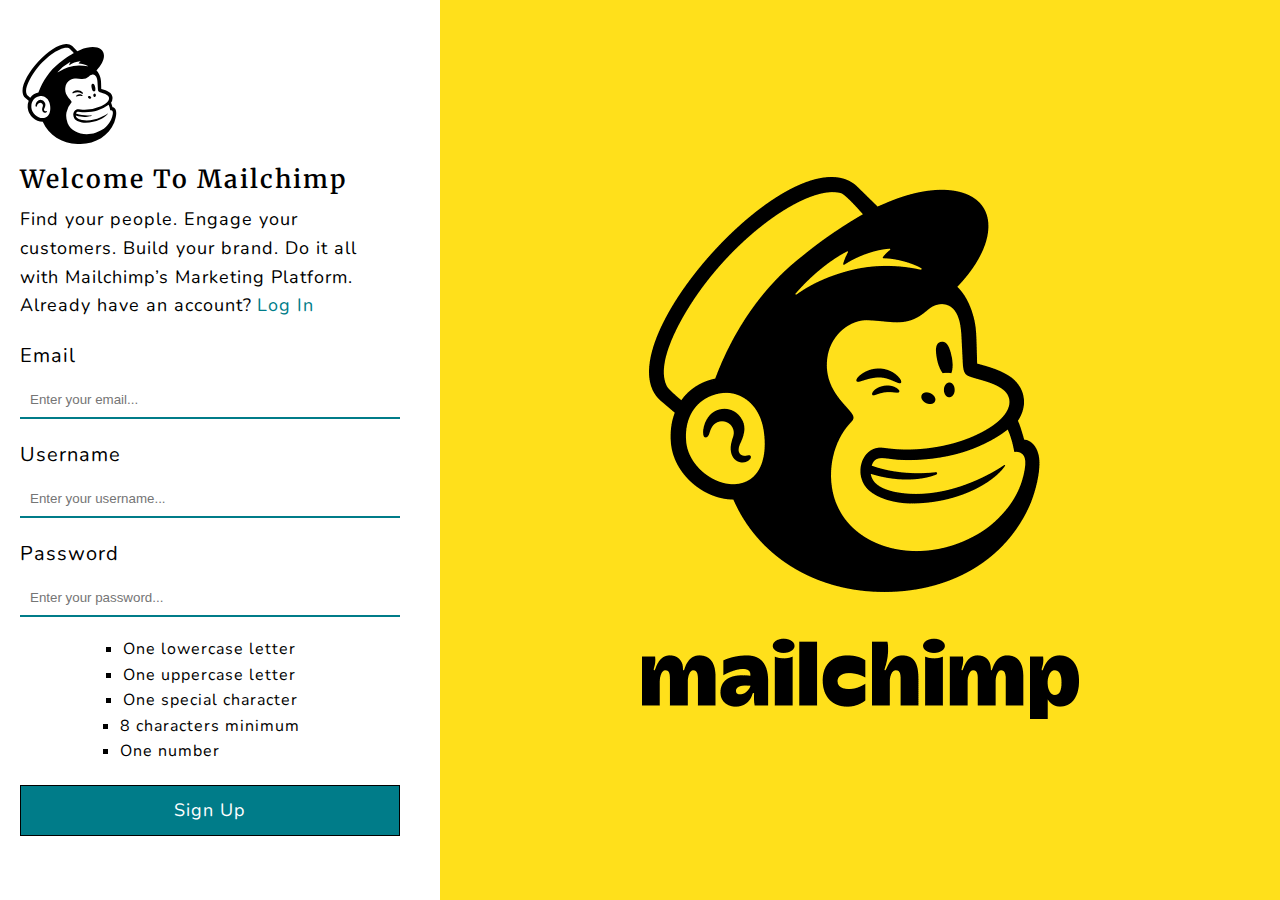
<file: signup.html>
<!DOCTYPE html>
<html lang="en">
  <head>
    <meta charset="UTF-8" />
    <meta name="viewport" content="width=device-width, initial-scale=1.0" />
    <link
      rel="stylesheet"
      href="https://cdnjs.cloudflare.com/ajax/libs/font-awesome/5.15.1/css/all.min.css"
      integrity="sha512-+4zCK9k+qNFUR5X+cKL9EIR+ZOhtIloNl9GIKS57V1MyNsYpYcUrUeQc9vNfzsWfV28IaLL3i96P9sdNyeRssA=="
      crossorigin="anonymous"
    />
    <link rel="shortcut icon" href="images/favicons/koala.ico" />
    <link rel="stylesheet" href="css/main.min.css" />
    <title>Sign Up | Mailchimp Clone</title>
  </head>
  <body>
    <div class="signup-container">
      <div class="signup-form">
        <div class="signup-form-content">
          <a href="index.html" class="login-form-img-container">
            <img src="images/home/mailchimpLogo.svg" alt="mailchimp logo" />
          </a>
          <h2>Welcome To Mailchimp</h2>
          <p>
            Find your people. Engage your customers. Build your brand. Do it all
            with Mailchimp’s Marketing Platform. Already have an account?<a
              href="login.html"
              class="signup-link"
              >Log In</a
            >
          </p>
          <form>
            <label for="email">Email</label>
            <input
              type="email"
              class="form-input"
              placeholder="Enter your email..."
              name="email"
            />
            <label for="text">Username</label>
            <input
              type="text"
              class="form-input"
              placeholder="Enter your username..."
              name="username"
            />
            <label for="password">Password</label>
            <input
              type="password"
              class="form-input"
              placeholder="Enter your password..."
              name="password"
            />
            <div class="list-items-container">
              <ul class="list-items">
                <li>One lowercase letter</li>
                <li>One uppercase letter</li>
                <li>One special character</li>
              </ul>
              <ul class="list-items">
                <li>8 characters minimum</li>
                <li>One number</li>
              </ul>
            </div>

            <button class="btn">Sign Up</button>
          </form>
        </div>
      </div>
      <div class="signup-info">
        <div class="signup-img-container">
          <img src="images/home/logo.webp" alt="login img" />
        </div>
      </div>
    </div>
  </body>
</html>
</file>
<file: css/main.min.css>
@import url("https://fonts.googleapis.com/css2?family=Merriweather:wght@300;400;700&family=Nunito:wght@300;400;600;700&display=swap");*,*::before,*::after{margin:0;padding:0;box-sizing:border-box;text-decoration:none;list-style:none}html{font-size:62.5%;scroll-behavior:smooth}body{font-family:"Nunito", sans-serif}img{width:100%;object-fit:cover}button{cursor:pointer;outline:0}.wrapper{width:100%;height:100%}.navigation{display:flex;align-items:center;justify-content:space-between;background-color:#ffe01b;position:sticky;top:0;padding:0 2rem;z-index:1000;overflow:hidden}.navigation-links a{font-weight:400;letter-spacing:0.1rem;line-height:1.6;font-size:1.8rem;color:#000;margin-left:2rem}.navigation-links a:hover{border-bottom:0.2rem solid #000}.navigation-links a:nth-child(1){margin-left:0}@media (max-width: 900px){.navigation-links{display:none}}.navigation-logo{width:8rem}@media (max-width: 600px){.navigation-logo{width:5rem}}.navigation-right{display:flex;align-items:center}@media (max-width: 600px){.navigation-right{width:90%}}.navigation-right i{color:#000;font-size:2.5rem;margin-right:2rem}@media (max-width: 900px){.navigation-right i{display:none}}@media (max-width: 900px){.navigation-right .btn,.navigation-right .btn-trans,.navigation-right .btn-trans{display:none}}.section-heading{text-align:center}.section-heading h2{font-weight:600;letter-spacing:0.2rem;text-transform:capitalize;font-family:"Merriweather", cursive;font-size:5rem;margin:2rem 0}@media (max-width: 450px){.section-heading h2{font-size:3rem}}.section-heading p{font-weight:400;letter-spacing:0.1rem;line-height:1.6;font-size:2rem;width:70%;margin:0 auto;margin-bottom:2rem}@media (max-width: 750px){.section-heading p{width:100%}}.footer{background-color:#f6f6f4}.footer-top{max-width:1300px;margin:0 auto;padding:5rem 2rem;display:grid;grid-template-columns:3fr 1fr}@media (max-width: 900px){.footer-top{grid-template-columns:1fr}}.footer-top-links{display:grid;grid-template-columns:repeat(5, 1fr);grid-gap:4rem;margin-bottom:2rem}@media (max-width: 1150px){.footer-top-links{grid-template-columns:repeat(3, 1fr)}}@media (max-width: 600px){.footer-top-links{grid-template-columns:1fr;grid-gap:2rem}}.footer-top-links h4{font-weight:600;letter-spacing:0.2rem;text-transform:capitalize;font-family:"Merriweather", cursive;font-size:2.5rem;margin-bottom:1rem}.footer-top-links li{margin-bottom:1rem}.footer-top-links a{font-weight:400;letter-spacing:0.1rem;line-height:1.6;font-size:1.4rem;color:#000}.footer-top-links a:hover{text-decoration:underline}@media (max-width: 900px){.footer-top-right img{width:20rem}}.footer-top-right .right-col:nth-child(1){margin-bottom:5rem}.footer-top-right p{font-weight:400;letter-spacing:0.1rem;line-height:1.6;font-size:1.6rem}@media (max-width: 900px){.footer-top-right p{width:70%}}.footer-top-right a{font-weight:400;letter-spacing:0.1rem;line-height:1.6;font-size:1.6rem;color:#000}.footer-top-right a i{font-size:1.6rem;transition:margin 0.3s ease;margin-left:0.5rem}.footer-top-right a:hover i{margin-left:1.5rem}.footer-bottom{max-width:1300px;margin:0 auto;padding:2rem 2rem;display:grid;grid-template-columns:repeat(3, 1fr);align-items:center;grid-gap:2rem}@media (max-width: 900px){.footer-bottom{grid-template-columns:repeat(2, 1fr)}}@media (max-width: 600px){.footer-bottom{grid-template-columns:1fr}}.footer-bottom .app-stores img{width:15rem}.footer-bottom .social-links a{font-size:2.5rem;color:#000;transition:color 0.2s ease;margin-left:2rem}.footer-bottom .social-links a:hover{color:#007c89}.footer-bottom .copyright{font-size:1.8rem}.btn,.btn-trans{font-weight:400;letter-spacing:0.1rem;line-height:1.6;background-color:#007c89;color:#fff;padding:1rem;width:15rem;font-family:inherit;border:0.1rem solid #000;font-size:1.8rem;transition:background-color 0.2s ease;z-index:10;text-align:center}@media (max-width: 600px){.btn,.btn-trans{width:90%}}.btn:hover,.btn-trans:hover{background-color:#006570}.btn-trans{background-color:transparent;color:#000;margin:0 1rem;transition:background-color 0.2s ease}.btn-trans:hover{background-color:#006570;color:#fff}.menu-navbar{width:100%;height:100%;background-color:#fbeeca;position:fixed;top:0;right:-100%;display:flex;justify-content:center;align-items:center;transition:right 0.8s cubic-bezier(1, 0, 0, 1);z-index:1001}.menu-navbar img{width:15rem}.change{right:0}.hamburger-menu{width:35px;height:30px;position:fixed;top:3rem;right:2rem;cursor:pointer;display:none;flex-direction:column;justify-content:space-around;z-index:1000}@media (max-width: 900px){.hamburger-menu{display:flex}}@media (max-width: 600px){.hamburger-menu{top:1.5rem}}.line{width:100%;height:3px;background-color:#000;transition:all 0.8s;z-index:1000}.change .line1{transform:rotateZ(-405deg) translate(-8px, 6px)}.change .line2{opacity:0}.change .line3{transform:rotateZ(405deg) translate(-8px, -6px)}.nav-list{text-align:left}.nav-item{margin:25px}.nav-link{font-weight:600;letter-spacing:0.2rem;text-transform:capitalize;font-family:"Merriweather", cursive;font-size:2.5rem;color:#000;letter-spacing:0.1rem;position:relative;padding:0.3rem 0}.active{color:#007c89}.nav-link::after{content:"";width:100%;height:0.2rem;background-color:#007c89;position:absolute;left:0;transform:scaleX(0);transition:transform 0.5s}.nav-link:hover::after{transform:scaleX(1)}.nav-link::after{bottom:0;transform-origin:center}.goToTopBtn{position:fixed;bottom:3rem;right:2rem;z-index:1000;transition:all 0.5s ease;z-index:999}.goToTopBtn:hover{transform:translateY(-1rem)}.goToTopBtn i{display:flex;flex-direction:column;justify-content:center;align-items:center;text-align:center;font-size:5rem;color:#ffe01b;z-index:1000}.hero{background-color:#ffe01b;overflow:hidden}.hero-content{max-width:1300px;margin:0 auto;display:grid;grid-template-columns:repeat(2, 1fr);align-items:center;justify-content:center;padding:2rem 2rem}@media (max-width: 750px){.hero-content{grid-template-columns:1fr;text-align:center}}@media (max-width: 750px){.hero-content-left{margin-bottom:2rem}}.hero-content-left h1{font-weight:600;letter-spacing:0.2rem;text-transform:capitalize;font-family:"Merriweather", cursive;font-size:5rem}.hero-content-left p{font-weight:400;letter-spacing:0.1rem;line-height:1.6;font-size:2rem;margin:1rem 0}.about{max-width:1300px;margin:0 auto;padding:5rem 2rem;overflow:hidden}.about-content{display:grid;grid-template-columns:repeat(2, 1fr);grid-gap:4rem;align-items:center}@media (max-width: 750px){.about-content{grid-template-columns:1fr}}@media (max-width: 750px){.about-content-info{order:1}}.about-content-info h3{font-weight:600;letter-spacing:0.2rem;text-transform:capitalize;font-family:"Merriweather", cursive;font-size:3rem}.about-content-info p{font-weight:400;letter-spacing:0.1rem;line-height:1.6;font-size:2rem;margin:1rem 0}.about-content-info a{font-weight:400;letter-spacing:0.1rem;line-height:1.6;font-size:1.8rem;color:#007c89;display:flex;align-items:center}.about-content-info a i{font-size:2.5rem;color:#ffe01b;transition:margin 0.3s ease;margin-left:0.5rem}.about-content-info a:hover i{margin-left:1.5rem}.features{max-width:1300px;margin:0 auto;padding:5rem 2rem;overflow:hidden}.features h2{font-weight:600;letter-spacing:0.2rem;text-transform:capitalize;font-family:"Merriweather", cursive;font-size:5rem;margin-bottom:2rem}.features .feature-content{display:grid;grid-template-columns:repeat(2, 1fr);grid-gap:4rem;align-items:center;margin-bottom:8rem}@media (max-width: 750px){.features .feature-content{grid-template-columns:1fr}}.features .feature-content h3{font-weight:600;letter-spacing:0.2rem;text-transform:capitalize;font-family:"Merriweather", cursive;font-size:2.5rem}.features .feature-content p{font-weight:400;letter-spacing:0.1rem;line-height:1.6;font-size:1.8rem;width:75%;margin:1rem 0}@media (max-width: 600px){.features .feature-content p{width:100%}}.features .feature-content a{font-weight:400;letter-spacing:0.1rem;line-height:1.6;font-size:1.8rem;color:#007c89}.features .feature-content a:hover{border-bottom:0.2rem solid #007c89}.companies{padding:5rem 2rem;background-color:#f6f6f4;overflow:hidden}.companies .company-logos{max-width:1300px;margin:0 auto;display:grid;grid-template-columns:repeat(3, 1fr);grid-gap:2rem;text-align:center;margin-top:5rem}@media (max-width: 750px){.companies .company-logos{grid-template-columns:1fr}}.companies .company-logos img{width:20rem}.companies .company-logos p{font-size:1.6rem}.drawings{max-width:1300px;margin:0 auto;padding:5rem 2rem;overflow:hidden}.drawings h2{width:70%;margin:auto;margin:5rem auto}@media (max-width: 750px){.drawings h2{width:100%}}.drawings-content{display:grid;grid-template-columns:repeat(3, 1fr);grid-gap:2rem;align-items:center;text-align:center}@media (max-width: 750px){.drawings-content{grid-template-columns:1fr}}.drawings-content img{width:15rem;margin:2rem 0}.drawings-content h3{font-weight:600;letter-spacing:0.2rem;text-transform:capitalize;font-family:"Merriweather", cursive;font-size:2.5rem}.drawings-content p{font-weight:400;letter-spacing:0.1rem;line-height:1.6;font-size:1.6rem;margin:2rem 0}.drawings-content a{font-weight:400;letter-spacing:0.1rem;line-height:1.6;font-size:1.6rem;color:#007c89}.drawings-content a:hover{border-bottom:0.2rem solid #007c89}.campaign{padding:5rem 2rem;background-color:#fbeeca;position:relative}@media (max-width: 750px){.campaign .section-heading{margin-bottom:5rem}}.campaign-content{max-width:1300px;margin:0 auto;display:grid;grid-template-columns:repeat(2, 1fr);grid-gap:4rem;align-items:center;overflow:hidden}@media (max-width: 750px){.campaign-content{grid-template-columns:1fr}}.campaign-content-info h3{font-size:2.5rem}@media (max-width: 750px){.campaign-info{order:-1}}.campaign-info h3{font-weight:600;letter-spacing:0.2rem;text-transform:capitalize;font-family:"Merriweather", cursive;font-size:2.5rem;margin-bottom:1rem}.campaign-info p{font-weight:400;letter-spacing:0.1rem;line-height:1.6;font-size:1.8rem;width:75%}@media (max-width: 750px){.campaign-info p{width:100%}}.campaign-bottom{display:flex;flex-direction:column;justify-content:center;align-items:center;text-align:center;margin:10rem 0 15rem 0}.campaign-bottom h2{font-weight:600;letter-spacing:0.2rem;text-transform:capitalize;font-family:"Merriweather", cursive;font-size:5rem}@media (max-width: 450px){.campaign-bottom h2{font-size:3rem}}.campaign-bottom p{font-weight:400;letter-spacing:0.1rem;line-height:1.6;font-size:1.8rem;width:50%;margin:2rem 0}@media (max-width: 750px){.campaign-bottom p{width:100%}}.campaign .overflow-image{position:absolute;bottom:-28rem;left:35%;z-index:1000}@media (max-width: 1150px){.campaign .overflow-image{left:25%}}@media (max-width: 750px){.campaign .overflow-image{bottom:-15rem;left:20%;width:35rem}}@media (max-width: 450px){.campaign .overflow-image{bottom:-15rem;left:10%;width:80%}}.quote{padding:5rem 2rem;max-width:1300px;margin:0 auto;display:grid;grid-template-columns:repeat(2, 1fr);grid-gap:4rem;align-items:center;text-align:center;margin-top:25rem;overflow:hidden}@media (max-width: 900px){.quote{grid-template-columns:1fr}}.quote-info img{width:15rem}.quote-info p{font-weight:400;letter-spacing:0.1rem;line-height:1.6;font-size:1.8rem}.quote-info span{font-weight:600;letter-spacing:0.2rem;text-transform:capitalize;font-family:"Merriweather", cursive;color:#007c89}.quote-info small{font-weight:400;letter-spacing:0.1rem;line-height:1.6;font-size:1.4rem}.quote-info h4{font-weight:600;letter-spacing:0.2rem;text-transform:capitalize;font-family:"Merriweather", cursive;font-size:2rem}.quote-stats{display:flex;justify-content:space-evenly;margin:2rem}.quote-stats .stat:nth-child(2){margin-left:2rem}.award{padding:5rem 2rem;background-color:#f6f6f4;position:relative}.award-info{max-width:1300px;margin:0 auto;display:flex;flex-direction:column;justify-content:center;align-items:center;text-align:center;margin-bottom:30rem;overflow:hidden}.award-info h2{font-weight:600;letter-spacing:0.2rem;text-transform:capitalize;font-family:"Merriweather", cursive;font-size:5rem;margin:5rem 0 3rem 0;width:70%}@media (max-width: 750px){.award-info h2{width:100%}}@media (max-width: 450px){.award-info h2{font-size:3rem}}.award-info .btn,.award-info .btn-trans{width:25rem}.award-img{position:absolute;top:40rem;left:38%}@media (max-width: 1150px){.award-img{top:50rem;left:25%}}@media (max-width: 750px){.award-img{top:70rem;left:25%;width:30rem}}@media (max-width: 450px){.award-img{top:50rem;left:10%;width:80%}}.articles{padding:5rem 2rem;max-width:1300px;margin:0 auto;margin-top:20rem;overflow:hidden}.articles-grid-container-1,.articles-grid-container-2{display:grid;grid-template-columns:2fr 1fr;grid-gap:2rem;align-items:center;margin-top:10rem}@media (max-width: 900px){.articles-grid-container-1,.articles-grid-container-2{grid-template-columns:1fr}}.articles-grid-container-1 small,.articles-grid-container-2 small{font-weight:400;letter-spacing:0.1rem;line-height:1.6;font-size:1.6rem;display:block}.articles-grid-container-1 h4,.articles-grid-container-2 h4{font-weight:600;letter-spacing:0.2rem;text-transform:capitalize;font-family:"Merriweather", cursive;font-size:3rem}.articles-grid-container-1 p,.articles-grid-container-2 p{font-weight:400;letter-spacing:0.1rem;line-height:1.6;font-size:2rem;margin:2rem 0}.articles-grid-container-1 a,.articles-grid-container-2 a{color:#007c89;font-size:1.8rem}.articles-grid-container-1 a:hover,.articles-grid-container-2 a:hover{border-bottom:0.2rem solid #007c89}.articles-grid-container-1 img,.articles-grid-container-2 img{width:50rem}@media (max-width: 600px){.articles-grid-container-1 img,.articles-grid-container-2 img{width:100%}}.articles-grid-container-1 .article-1,.articles-grid-container-2 .article-1{display:flex;flex-direction:column;justify-content:center;align-items:center;text-align:center;background-color:#fbf5fe;height:70%;padding:2rem;border-radius:0.5rem;box-shadow:0.5rem 0.5rem 1rem #f2f2f2}@media (max-width: 900px){.articles-grid-container-1 .article-1,.articles-grid-container-2 .article-1{height:100%}}.articles-grid-container-1 .article-2,.articles-grid-container-2 .article-2{border:0.3rem solid #000;padding:2rem;border-radius:0.5rem;box-shadow:0.5rem 0.5rem 1rem #f2f2f2}.articles-grid-container-1 .article-2 img,.articles-grid-container-2 .article-2 img{border-radius:0.5rem;border:0.3rem solid #000}.articles-grid-container-2{grid-template-columns:1fr 2fr;margin-top:4rem}@media (max-width: 900px){.articles-grid-container-2{grid-template-columns:1fr}}.articles-grid-container-2 small{display:block}.articles-grid-container-2 .article-3{display:flex;flex-direction:column;justify-content:center;align-items:center;text-align:center;background-color:#ffe01b;height:50%;border-radius:0.5rem;box-shadow:0.5rem 0.5rem 1rem #f2f2f2;padding:2rem}@media (max-width: 900px){.articles-grid-container-2 .article-3{height:100%;padding:2rem 0}}.articles-grid-container-2 .article-3 .btn-trans{margin-top:2rem}.articles-grid-container-2 .article-4{background-color:#fbeeca;padding:2rem;border-radius:0.5rem;box-shadow:0.5rem 0.5rem 1rem #f2f2f2;color:#000}.articles-grid-container-2 .article-4 img{border:0.3rem solid #000;border-radius:0.5rem;width:50rem}@media (max-width: 600px){.articles-grid-container-2 .article-4 img{width:100%}}.banner{background-color:#ffe01b;overflow:hidden}.banner-content{max-width:1300px;margin:0 auto;padding:5rem 2rem;display:flex;flex-direction:column;justify-content:center;align-items:center;text-align:center}.banner-content h3{font-weight:600;letter-spacing:0.2rem;text-transform:capitalize;font-family:"Merriweather", cursive;font-size:7rem}@media (max-width: 450px){.banner-content h3{font-size:3rem}}.banner-content p{font-weight:400;letter-spacing:0.1rem;line-height:1.6;font-size:2rem;margin:2rem 0}.login-container{display:grid;grid-template-columns:2fr 4fr;align-items:center;grid-gap:2rem;height:100vh}@media (max-width: 1150px){.login-container{grid-template-columns:1fr 1fr}}@media (max-width: 900px){.login-container{grid-template-columns:1fr}}.login-container .login-form{padding:5rem 2rem;height:100vh;display:flex;flex-direction:column;justify-content:center;align-items:center}.login-container .login-form img{width:10rem}.login-container .login-form h2{font-weight:600;letter-spacing:0.2rem;text-transform:capitalize;font-family:"Merriweather", cursive;font-size:2.5rem;margin:1rem 0}.login-container .login-form p{font-weight:400;letter-spacing:0.1rem;line-height:1.6;font-size:1.8rem}.login-container .login-form a{font-weight:400;letter-spacing:0.1rem;line-height:1.6;color:#007c89;font-size:1.8rem}.login-container .login-form a:hover{text-decoration:underline}.login-container .login-form button{margin:2rem 0;width:100%}.login-container .login-form label{font-weight:400;letter-spacing:0.1rem;line-height:1.6;display:block;font-size:2rem;margin-top:2rem}.login-container .login-form .form-input{display:block;width:100%;padding:1rem;outline:0;border:0;border-bottom:0.2rem solid #007c89;margin:1rem 0}.login-container .login-form .login-links{display:flex;justify-content:space-evenly;align-items:center}.login-container .login-form .login-link{margin-left:0.5rem}.login-container .login-info{background-color:#f6f6f4;height:100vh;display:flex;flex-direction:column;justify-content:center;align-items:center}@media (max-width: 900px){.login-container .login-info{display:none}}.login-container .login-info h2{font-weight:600;letter-spacing:0.2rem;text-transform:capitalize;font-family:"Merriweather", cursive;font-size:5rem}.login-container .login-info h4{font-weight:600;letter-spacing:0.2rem;text-transform:capitalize;font-family:"Merriweather", cursive;font-size:3rem}.login-container .login-info p{font-weight:400;letter-spacing:0.1rem;line-height:1.6;font-size:2rem;width:70%;text-align:center;margin:2rem 0}@media (max-width: 1150px){.login-container .login-info p{width:90%}}.login-container .login-info img{width:30rem}.login-container .login-info .login-img-container img{width:60rem}@media (max-width: 1150px){.login-container .login-info .login-img-container img{width:40rem}}.signup-container{display:grid;grid-template-columns:2fr 4fr;align-items:center;grid-gap:2rem;height:100vh}@media (max-width: 1150px){.signup-container{grid-template-columns:1fr 1fr}}@media (max-width: 900px){.signup-container{grid-template-columns:1fr}}.signup-container .signup-form{padding:5rem 2rem;height:100vh;display:flex;flex-direction:column;justify-content:center;align-items:center}.signup-container .signup-form img{width:10rem}.signup-container .signup-form h2{font-weight:600;letter-spacing:0.2rem;text-transform:capitalize;font-family:"Merriweather", cursive;font-size:2.5rem;margin:1rem 0}.signup-container .signup-form p{font-weight:400;letter-spacing:0.1rem;line-height:1.6;font-size:1.8rem}.signup-container .signup-form a{font-weight:400;letter-spacing:0.1rem;line-height:1.6;color:#007c89;font-size:1.8rem}.signup-container .signup-form a:hover{text-decoration:underline}.signup-container .signup-form button{margin:2rem 0;width:100%}.signup-container .signup-form label{font-weight:400;letter-spacing:0.1rem;line-height:1.6;display:block;font-size:2rem;margin-top:2rem}.signup-container .signup-form .form-input{display:block;width:100%;padding:1rem;outline:0;border:0;border-bottom:0.2rem solid #007c89;margin:1rem 0}.signup-container .signup-form .signup-links{display:flex;justify-content:space-evenly;align-items:center}.signup-container .signup-form .signup-link{margin-left:0.5rem}.signup-container .signup-form .list-items-container{margin-top:2rem;display:flex;justify-content:space-evenly;flex-wrap:wrap}.signup-container .signup-form .list-items-container .list-items{margin:0 2rem}.signup-container .signup-form .list-items-container .list-items li{font-weight:400;letter-spacing:0.1rem;line-height:1.6;font-size:1.6rem;list-style-type:square}.signup-container .signup-info{background-color:#ffe01b;height:100vh;display:flex;flex-direction:column;justify-content:center;align-items:center}@media (max-width: 900px){.signup-container .signup-info{display:none}}.signup-container .signup-info .signup-img-container img{width:100%}@media (max-width: 1150px){.signup-container .signup-info .signup-img-container img{width:40rem}}
</file>
